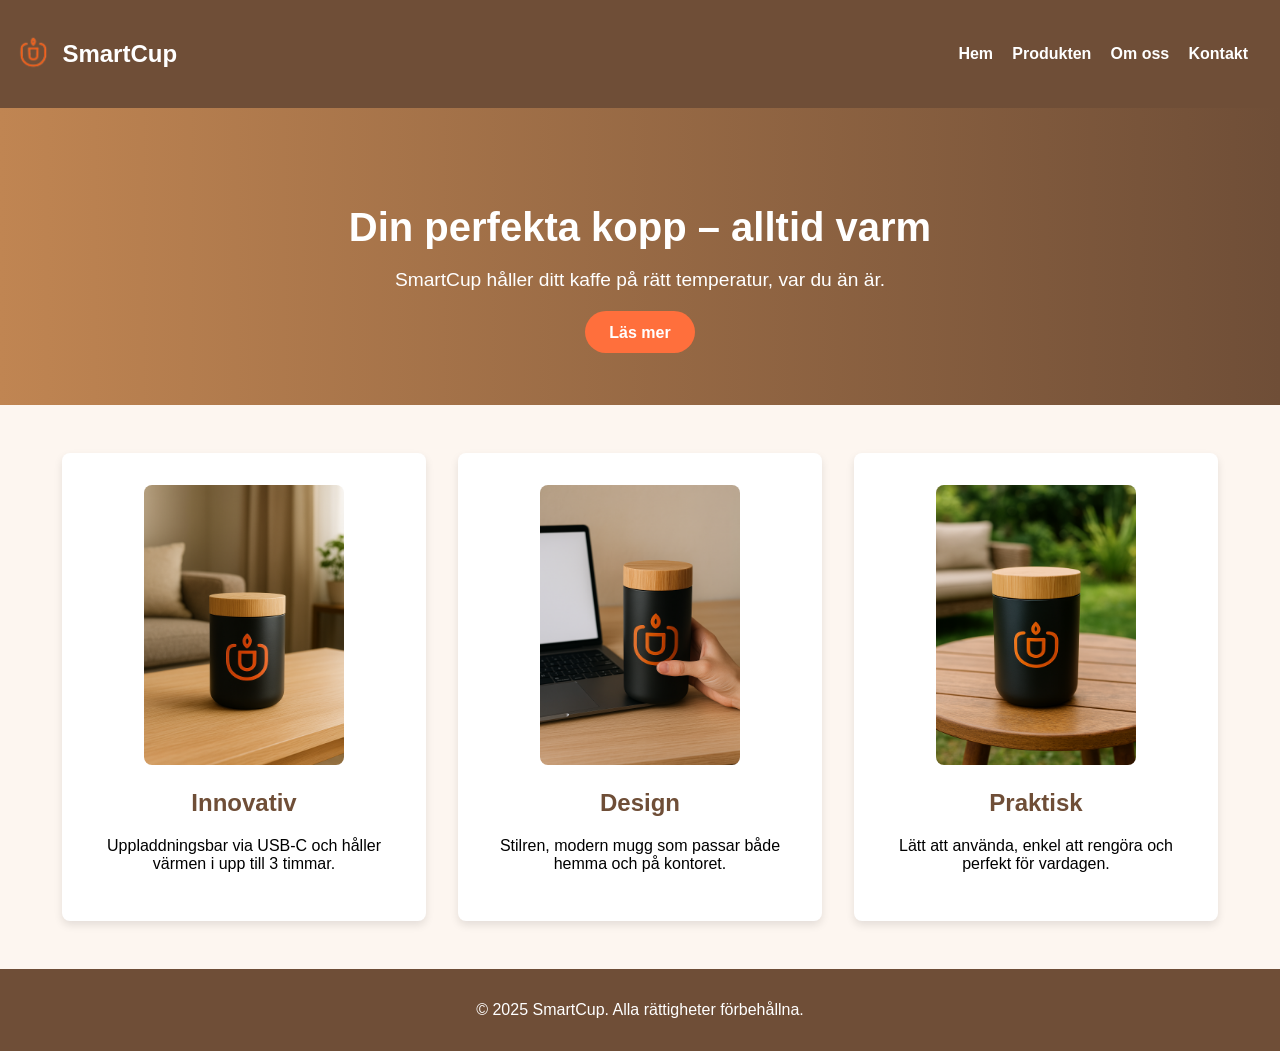
<file: index.html>
<!DOCTYPE html>
<html lang="en">
  <head>
    <meta charset="UTF-8" />
    <meta name="viewport" content="width=device-width, initial-scale=1.0" />
    <title>SmartCup</title>
    <link rel="stylesheet" href="./styles/style.css" />
  </head>
  <body>
    <!-- Header -->
    <header>
      <div class="logo">
        <img
          src="./img/logo3-no-bg-cut.png"
          alt="logo"
          width="40px"
          height="60px"
        />
        <p>SmartCup</p>
      </div>
      <div class="separator"></div>

      <nav>
        <ul>
          <li><a href="index.html">Hem</a></li>
          <li><a href="product.html">Produkten</a></li>
          <li><a href="about.html">Om oss</a></li>
          <li><a href="contact.html">Kontakt</a></li>
        </ul>
      </nav>
    </header>

    <!-- Hero  -->
    <section class="hero">
      <h1>Din perfekta kopp – alltid varm</h1>
      <p>SmartCup håller ditt kaffe på rätt temperatur, var du än är.</p>
      <a href="product.html" class="btn">Läs mer</a>
    </section>

    <!-- ? -->
    <!-- <section>
		<img src="" alt="">
	</section> -->

    <!-- Features -->
    <section class="features">
      <div class="card">
        <img
          src="./img/Cup-living-room-Vertical.png"
          alt="CUP"
          width="200px"
          height="280px"
        />
        <h2>Innovativ</h2>
        <p>Uppladdningsbar via USB-C och håller värmen i upp till 3 timmar.</p>
      </div>
      <div class="card">
        <img
          src="./img/Cup-on-the-desk-Vertical.png"
          alt="CUP"
          width="200px"
          height="280px"
        />
        <h2>Design</h2>
        <p>Stilren, modern mugg som passar både hemma och på kontoret.</p>
      </div>
      <div class="card">
        <img
          src="./img/Cup-outdoors-Vertical.png"
          alt="CUP"
          width="200px"
          height="280px"
        />
        <h2>Praktisk</h2>
        <p>Lätt att använda, enkel att rengöra och perfekt för vardagen.</p>
      </div>
    </section>

    <!-- Footer -->
    <footer>
      <p>© 2025 SmartCup. Alla rättigheter förbehållna.</p>
    </footer>
  </body>
</html>
</file>
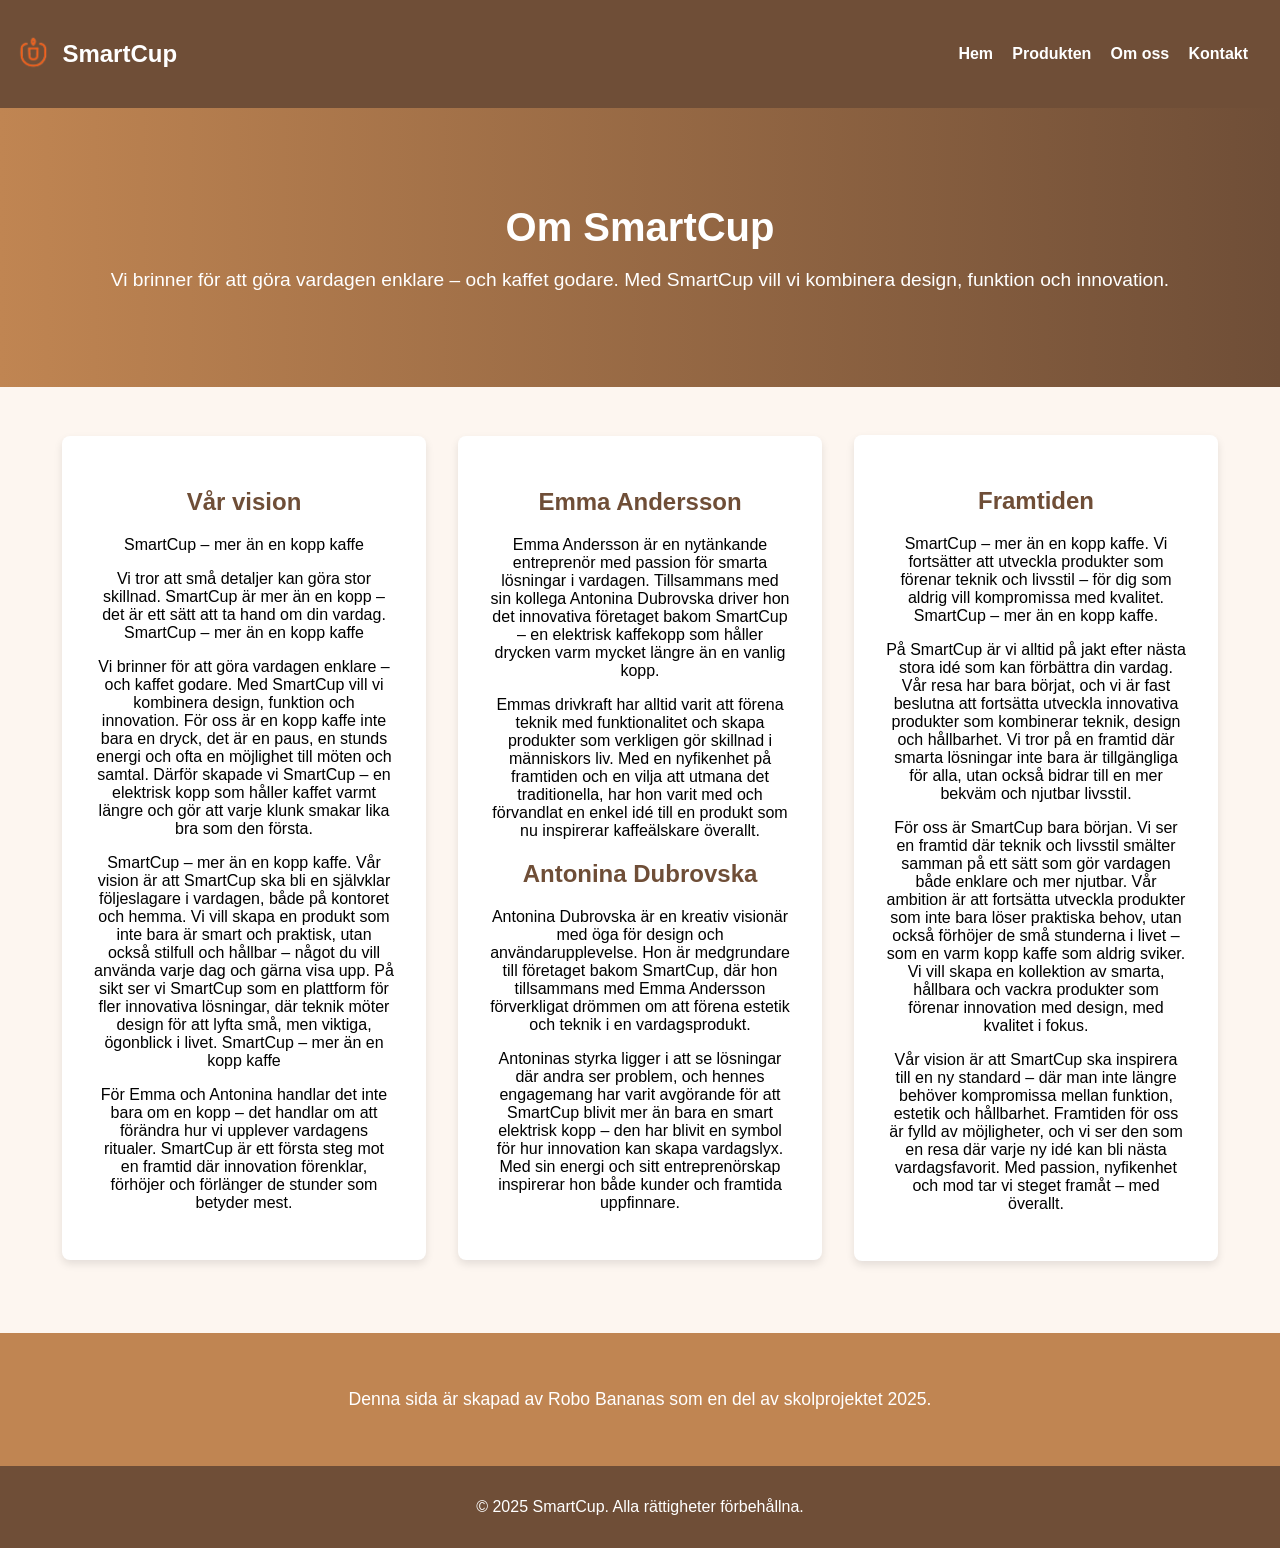
<file: about.html>
<!DOCTYPE html>
<html lang="sv">
  <head>
    <meta charset="UTF-8" />
    <meta name="viewport" content="width=device-width, initial-scale=1.0" />
    <title>Om oss - SmartCup</title>
    <link rel="stylesheet" href="./styles/style.css" />
  </head>
  <body>
    <!-- Header -->
    <header>
      <div class="logo">
        <img
          src="./img/logo3-no-bg-cut.png"
          alt="logo"
          width="40px"
          height="60px"
        />
        <p>SmartCup</p>
      </div>
      <div class="separator"></div>
      <nav>
        <ul>
          <li><a href="index.html">Hem</a></li>
          <li><a href="product.html">Produkten</a></li>
          <li><a href="about.html" class="active">Om oss</a></li>
          <li><a href="contact.html">Kontakt</a></li>
        </ul>
      </nav>
    </header>
    <!-- Hero -->
    <section class="hero">
      <h1>Om SmartCup</h1>
      <p>
        Vi brinner för att göra vardagen enklare – och kaffet godare.
        Med SmartCup vill vi kombinera design, funktion och innovation.
      </p>
    </section>
  <!-- About Content -->
    <section class="features">
      <div class="card">
        <h2>Vår vision</h2>
        <p>
          SmartCup – mer än en kopp kaffe
        </p>
        <p>
          Vi tror att små detaljer kan göra stor skillnad. SmartCup är mer än en kopp – det är ett sätt att ta hand om din vardag. SmartCup – mer än en kopp kaffe
        </p> 
        <p>
          Vi brinner för att göra vardagen enklare – och kaffet godare. Med SmartCup vill vi kombinera design, funktion och innovation. För oss är en kopp kaffe inte bara en dryck, det är en paus, en stunds energi och ofta en möjlighet till möten och samtal. Därför skapade vi SmartCup – en elektrisk kopp som håller kaffet varmt längre och gör att varje klunk smakar lika bra som den första.
        </p>
        <p>
          SmartCup – mer än en kopp kaffe. Vår vision är att SmartCup ska bli en självklar följeslagare i vardagen, både på kontoret och hemma. Vi vill skapa en produkt som inte bara är smart och praktisk, utan också stilfull och hållbar – något du vill använda varje dag och gärna visa upp. På sikt ser vi SmartCup som en plattform för fler innovativa lösningar, där teknik möter design för att lyfta små, men viktiga, ögonblick i livet. SmartCup – mer än en kopp kaffe
        </p>
        <p>
          För Emma och Antonina handlar det inte bara om en kopp – det handlar om att förändra hur vi upplever vardagens ritualer. SmartCup är ett första steg mot en framtid där innovation förenklar, förhöjer och förlänger de stunder som betyder mest.</p>
      </div>
      <div class="card">
        <!-- <h2>Vilka vi är</h2>
        <p>
          Ett team av kaffeälskare, ingenjörer och designers som tillsammans utvecklat en kopp som håller jämna steg med dig.
        </p>
        <br>  -->
        <p>
          <h2>Emma Andersson</h2>
        </p>
        <p>
          Emma Andersson är en nytänkande entreprenör med passion för smarta lösningar i vardagen. Tillsammans med sin kollega Antonina Dubrovska driver hon det innovativa företaget bakom SmartCup – en elektrisk kaffekopp som håller drycken varm mycket längre än en vanlig kopp. 
        </p>
        <p>
          Emmas drivkraft har alltid varit att förena teknik med funktionalitet och skapa produkter som verkligen gör skillnad i människors liv. Med en nyfikenhet på framtiden och en vilja att utmana det traditionella, har hon varit med och förvandlat en enkel idé till en produkt som nu inspirerar kaffeälskare överallt.
        </p>
        <p>
          <h2>Antonina Dubrovska</h2>
        </p>
        <p>
          Antonina Dubrovska är en kreativ visionär med öga för design och användarupplevelse. Hon är medgrundare till företaget bakom SmartCup, där hon tillsammans med Emma Andersson förverkligat drömmen om att förena estetik och teknik i en vardagsprodukt.
        </p>
        <p>
          Antoninas styrka ligger i att se lösningar där andra ser problem, och hennes engagemang har varit avgörande för att SmartCup blivit mer än bara en smart elektrisk kopp – den har blivit en symbol för hur innovation kan skapa vardagslyx. Med sin energi och sitt entreprenörskap inspirerar hon både kunder och framtida uppfinnare.
        </p>
      </div>
      <div class="card">
        <h2>Framtiden</h2>
        <p>
          SmartCup – mer än en kopp kaffe. Vi fortsätter att utveckla produkter som förenar teknik och livsstil – för dig som aldrig vill kompromissa med kvalitet. SmartCup – mer än en kopp kaffe.
        </p>
        <p>
          På SmartCup är vi alltid på jakt efter nästa stora idé som kan förbättra din vardag. Vår resa har bara börjat, och vi är fast beslutna att fortsätta utveckla innovativa produkter som kombinerar teknik, design och hållbarhet. Vi tror på en framtid där smarta lösningar inte bara är tillgängliga för alla, utan också bidrar till en mer bekväm och njutbar livsstil.
        </p>
        <p>
          För oss är SmartCup bara början. Vi ser en framtid där teknik och livsstil smälter samman på ett sätt som gör vardagen både enklare och mer njutbar.
          Vår ambition är att fortsätta utveckla produkter som inte bara löser praktiska behov, utan också förhöjer de små stunderna i livet – som en varm kopp kaffe som aldrig sviker.

          Vi vill skapa en kollektion av smarta, hållbara och vackra produkter som förenar innovation med design, med kvalitet i fokus. 
        </p>
        <p>
          Vår vision är att SmartCup ska inspirera till en ny standard – där man inte längre behöver kompromissa mellan funktion, estetik och hållbarhet.
          Framtiden för oss är fylld av möjligheter, och vi ser den som en resa där varje ny idé kan bli nästa vardagsfavorit. Med passion, nyfikenhet och mod tar vi steget framåt – med överallt.
        </p>
      </div>
    </section>
	<section class="about-us">
		<p>Denna sida är skapad av Robo Bananas som en del av skolprojektet 2025.</p>
	</section>
    <!-- Footer -->
    <footer>
      <p>© 2025 SmartCup. Alla rättigheter förbehållna.</p>
    </footer>
  </body>
</html>
</file>
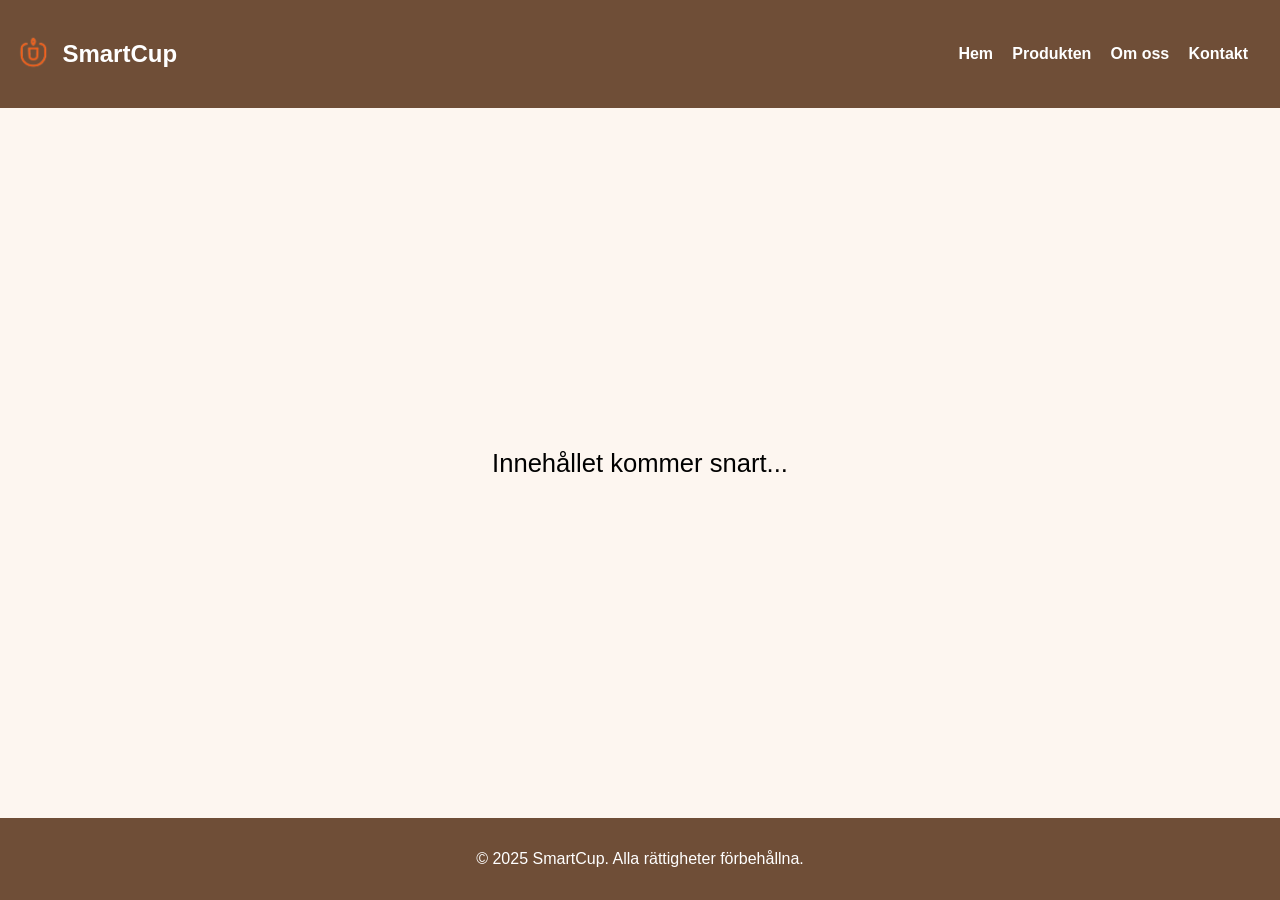
<file: contact.html>
<!DOCTYPE html>
<html lang="en">
<head>
	<meta charset="UTF-8">
	<meta name="viewport" content="width=device-width, initial-scale=1.0">
	<title>Contact</title>
	<link rel="stylesheet" href="./styles/style.css">
</head>
<body>
	<header>
		<div class="logo">
		  <img
			src="./img/logo3-no-bg-cut.png"
			alt="logo"
			width="40px"
			height="60px"
		  />
		  <p>SmartCup</p>
		</div>
		<div class="separator"></div>
		<nav>
		  <ul>
			<li><a href="index.html">Hem</a></li>
			<li><a href="product.html">Produkten</a></li>
			<li><a href="about.html">Om oss</a></li>
			<li><a href="contact.html">Kontakt</a></li>
		  </ul>
		</nav>
	  </header>
	  <section class="coming"><p>Innehållet kommer snart...</p></section>
	  <footer>
		<p>© 2025 SmartCup. Alla rättigheter förbehållna.</p>
	  </footer>
</body>
</html>
</file>
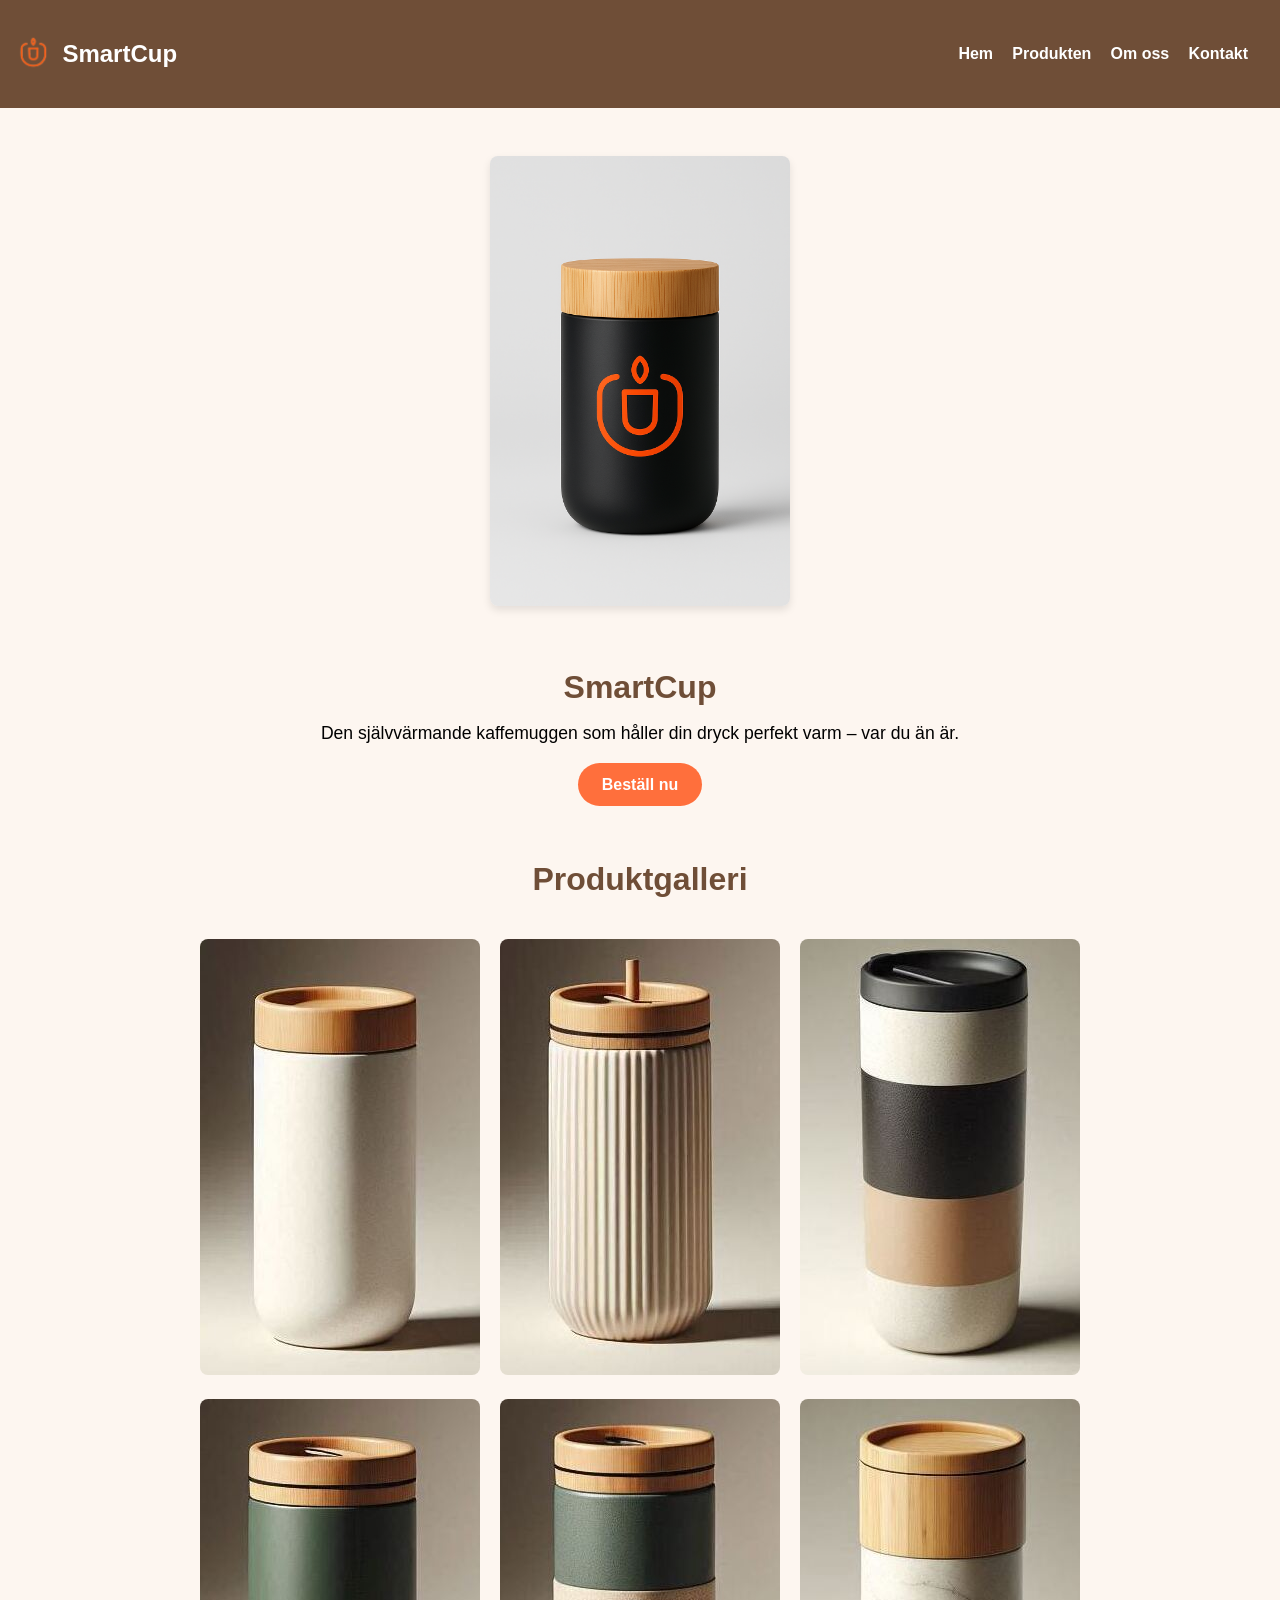
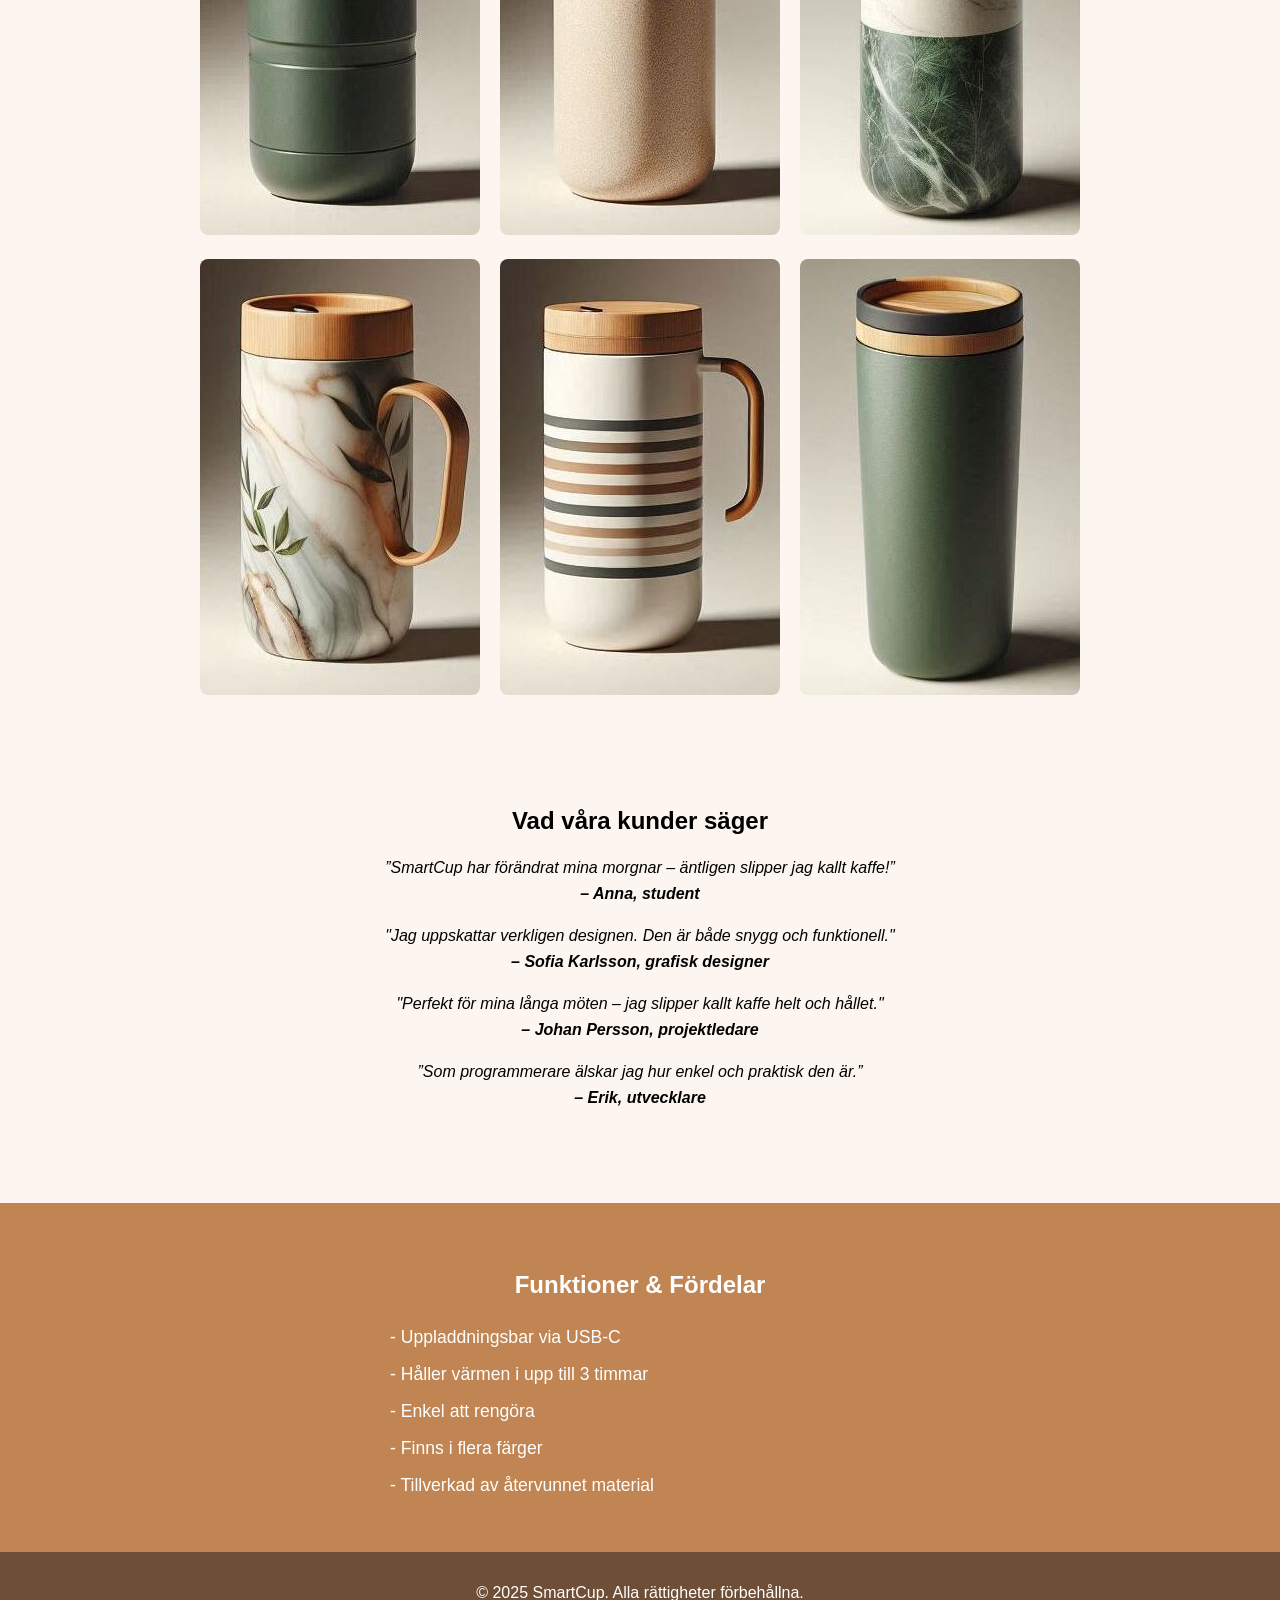
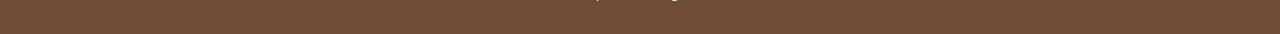
<file: product.html>
<!DOCTYPE html>
<html lang="en">
  <head>
    <meta charset="UTF-8" />
    <meta name="viewport" content="width=device-width, initial-scale=1.0" />
    <title>Product</title>
    <link rel="stylesheet" href="./styles/style.css" />
  </head>
  <body>
    <header>
      <div class="logo">
        <img
          src="./img/logo3-no-bg-cut.png"
          alt="logo"
          width="40px"
          height="60px"
        />
        <p>SmartCup</p>
      </div>

      <div class="separator"></div>

      <nav>
        <ul>
          <li><a href="index.html">Hem</a></li>
          <li><a href="product.html">Produkten</a></li>
          <li><a href="about.html">Om oss</a></li>
          <li><a href="contact.html">Kontakt</a></li>
        </ul>
      </nav>
    </header>

    <!-- Produkt Hero -->
    <section class="product-hero">
      <div class="product-image">
        <img src="./img/Cup-main.png" alt="SmartCup produktbild" />
      </div>
      <div class="product-intro">
        <h1>SmartCup</h1>
        <p>
          Den självvärmande kaffemuggen som håller din dryck perfekt varm – var
          du än är.
        </p>
        <a href="./contact.html" class="btn">Beställ nu</a>
      </div>
    </section>

	  <section class="container-gallery">
		<h2>Produktgalleri</h2>
		<div class="photo-gallery">
			<div class="column">
				<div class="photo">
					<img src="./img/cups-range1.jpeg" alt="">
				</div>
				<div class="photo">
					<img src="./img/cups-range2.jpeg" alt="">
				</div>
				<div class="photo">
					<img src="./img/cups-range3.jpeg" alt="">
				</div>
			</div>

			<div class="column">
				<div class="photo">
					<img src="./img/cups-range4.jpeg" alt="">
				</div>
				<div class="photo">
					<img src="./img/cups-range5.jpeg" alt="">
				</div>
				<div class="photo">
					<img src="./img/cups-range6.jpeg" alt="">
				</div>
			</div>

			<div class="column">
				<div class="photo">
					<img src="./img/cups-range7.jpeg" alt="">
				</div>
				<div class="photo">
					<img src="./img/cups-range8.jpeg" alt="">
				</div>
				<div class="photo">
					<img src="./img/cups-range9.jpeg" alt="">
				</div>
			</div>
		 </div>
	  </section>
    <section>

		<!-- Testimonials -->
      <section class="testimonials">
        <h2>Vad våra kunder säger</h2>
        <blockquote>
          ”SmartCup har förändrat mina morgnar – äntligen slipper jag kallt
          kaffe!”
          <cite>– Anna, student</cite>
        </blockquote>
        <blockquote>
          "Jag uppskattar verkligen designen. Den är både snygg och funktionell."
          <cite>– Sofia Karlsson, grafisk designer</cite>
        </blockquote>
        <blockquote>
          "Perfekt för mina långa möten – jag slipper kallt kaffe helt och hållet."
          <cite>– Johan Persson, projektledare</cite>
        </blockquote>
        <blockquote>
          ”Som programmerare älskar jag hur enkel och praktisk den är.”
          <cite>– Erik, utvecklare</cite>
        </blockquote>
      </section>
      </section>
	  
      <!-- Produktdetaljer -->
      <section class="product-details">
        <h2>Funktioner & Fördelar</h2>
        <ul>
          <li>- Uppladdningsbar via USB-C</li>
          <li>- Håller värmen i upp till 3 timmar</li>
          <li>- Enkel att rengöra</li>
          <li>- Finns i flera färger</li>
          <li>- Tillverkad av återvunnet material</li>
        </ul>
      </section>

    <footer>
      <p>© 2025 SmartCup. Alla rättigheter förbehållna.</p>
    </footer>
  </body>
</html>
</file>
<file: styles/style.css>
body {
  font-family: "Roboto", sans-serif;
  margin: 0;
  padding: 0;
  box-sizing: border-box;
  background-color: var(--background);
  min-height: 100vh;
  display: grid;
  grid-template-rows: auto 1fr auto;
}

:root {
  --background: #fdf6f0;
  --background-orange: #c08552;
  --coffee-brown: #6f4e37;
  --orange-accent: #ff6f3c;
  --orange-hover: #e05d2d;
  --darkgray-text: #333333;
  --white: white;
}

/* Header */
header {
  min-height: 50px;
  background-color: var(--coffee-brown);
  color: white;
  display: flex;
  align-items: center;
  padding: 1rem 0.2rem;

  .logo {
    display: flex;
    align-items: center;
    font-family: "Poppins", sans-serif;
    font-size: 1.5rem;
    font-weight: bold;

    img {
      padding: 0.2em 0.4em;
    }
  }

  .separator {
    flex-grow: 1;
    flex-basis: 4em;
  }

  nav ul {
    list-style: none;
    display: flex;
    gap: 1.2rem;
    margin: 0;
    padding: 0.6em 1.8em;
  }

  nav ul li a {
    color: var(--white);
    text-decoration: none;
    font-weight: bold;
  }

  nav ul li a:hover {
    color: var(--orange-accent);
  }
}

/* Responsiv header */

@media (max-width:684px) {
	 header {
		.separator {
			display: none;
		}
		.logo p{
			display: none;
		}
		.logo img {
			padding-left: 2rem;
		}
		nav ul {
			padding-left: 0.4rem;
		}
	 }
}

@media (max-width:440px) {
	header {
		.logo img{
			display: none;
		}
		.logo p {
			display: none;
		}
		nav ul {
			padding-left: 2rem;
			flex-direction: column;
			gap:0.4rem;
		}
	}
}

/* Hero Section */
.hero {
  text-align: center;
  padding: 4rem 2rem;
  background: linear-gradient(to right, #c08552, #6f4e37);
  color: var(--white);

  h1 {
    font-family: "Poppins", sans-serif;
    font-size: 2.5rem;
    margin-bottom: 1rem;
  }

  p {
    font-size: 1.2rem;
    margin-bottom: 2rem;
  }
}

/* .bth for both home and product page */
.btn {
  background-color: var(--orange-accent);
  color: white;
  padding: 0.8rem 1.5rem;
  text-decoration: none;
  border-radius: 25px;
  font-weight: bold;
}

.btn:hover {
  background-color: var(--orange-hover);
}

/* Features */
.features {
  display: flex;
  flex-direction: column;
  align-items: center;
  gap: 2rem;
  padding: 3rem 2rem;

  .card {
    background-color: var(--white);
    border-radius: 8px;
    box-shadow: 0 4px 8px rgba(0, 0, 0, 0.1);
    padding: 2rem;
    max-width: 300px;
    text-align: center;
  }
  .card h2 {
    font-family: "Poppins", sans-serif;
    color: var(--coffee-brown);
  }

  img {
	border-radius: 8px;
  }
  .card:hover {
	transform: scale(1.04);
  }
}

/* Responsiv */
@media (min-width: 576px) {
  .features {
    flex-wrap: wrap;
    justify-content: center;
    flex-direction: row;
  }
}

/* Footer */
footer {
  min-height: 50px;
  background-color: var(--coffee-brown);
  color: white;
  text-align: center;
  padding: 1rem;
  margin-top: 2rem;
  margin-top: 0;
}

/* Product Hero */
.product-hero {
  display: flex;
  flex-wrap: wrap;
  align-items: center;
  justify-content: center;
  flex-direction: column;
  text-align: center;
  gap: 2rem;
  padding: 3rem 2rem 0 2rem;
  background-color: var(--background);

  .product-image img {
    max-width: 300px;
    border-radius: 8px;
    box-shadow: 0 4px 8px rgba(0, 0, 0, 0.1);
  }

  .product-image:hover {
	transform: scale(1.04);
  }

  .product-intro h1 {
    font-family: "Poppins", sans-serif;
    color: var(--coffee-brown);
    font-size: 2rem;
    margin-bottom: 1rem;
  }

  .product-intro p {
    font-size: 1.1rem;
    margin-bottom: 2rem;
  }
}

/* Product Details */
.product-details {
  padding: 3rem 2rem;
  background-color: var(--background-orange);
  color: var(--white);
  text-align: center;
  margin-top: 1.5rem;

  ul {
    list-style: none;
    padding: 0;
    margin: 0 auto;
    max-width: 500px;
    text-align: left;
  }

  li {
    padding: 0.5rem 0;
    font-size: 1.1rem;
  }

  li:hover {
    color: var(--darkgray-text);
  }
}

/* Gallery Section */
.gallery {
  padding: 3rem 2rem;
  text-align: center;

  h2 {
	font-family: "Poppins", sans-serif;
	font-size: 2rem;
	color: var(--coffee-brown);
	margin-bottom: 2.6rem;
  }
}

.container-gallery {
	width: 80%;
	max-width: 1224px;
	/* margin: 0 auto; */
	padding: 40px 0;
	text-align: center;
	margin: auto;
	h2 {
		font-family: "Poppins", sans-serif;
		font-size: 2rem;
		color: var(--coffee-brown);
		margin-bottom: 2.6rem;
	  }

	  .photo-gallery {
		display: flex;
		justify-content: center;
  		align-items: flex-start;
		gap: 20px;
	  }

	  .column {
		display: flex;
		flex-direction: column;
		gap: 20px;
	  }

	  .photo img {
		width: 100%;
		height: 100%;
		border-radius: 8px;
		object-fit: cover;
	  }

	  img:hover {
		transform: scale(1.04);
	  }
}

@media (max-width:576px) {
	.photo-gallery {
		flex-direction: column;
		align-items: center;
	}

	.column {
		width: 90%;
		margin: 0 auto;
		max-width: 350px;
	  }
}


/* Testimonials */
.testimonials {
  padding: 3rem 2rem;
  text-align: center;

  cite {
    display: block;
    margin-top: 0.5rem;
    font-weight: bold;
  }

  blockquote {
    font-style: italic;
    margin: 1.5rem auto;
    max-width: 600px;
  }

  blockquote:hover {
    color: var(--orange-hover);
  }
}

.about-section {
  padding: 3rem 2rem;
  text-align: center;

  h1 {
    font-family: "Poppins", sans-serif;
    color: var(--coffee-brown);
    font-size: 2rem;
    margin-bottom: 1rem;
  }

  p {
    font-size: 1.1rem;
    margin-bottom: 1.5rem;
    max-width: 600px;
    margin-left: auto;
    margin-right: auto;
  }
}

.about-us {
	padding: 3rem 2rem;
	background-color: var(--background-orange);
	color: var(--white);
	text-align: center;
	margin-top: 1.5rem;

  p {
    padding: 0;
    margin: 0 auto;
    max-width: 800px;
    /* text-align: left; */
	font-size: 1.1rem;
	padding: 0.5rem 0;
  }
  p:hover {
    color: var(--darkgray-text);
  }

}

.coming {
    display: flex;
    flex-wrap: wrap;
    align-items: center;
    justify-content: center;
    text-align: center;
    p {
      font-size: 1.6rem;
    }
  }
</file>
